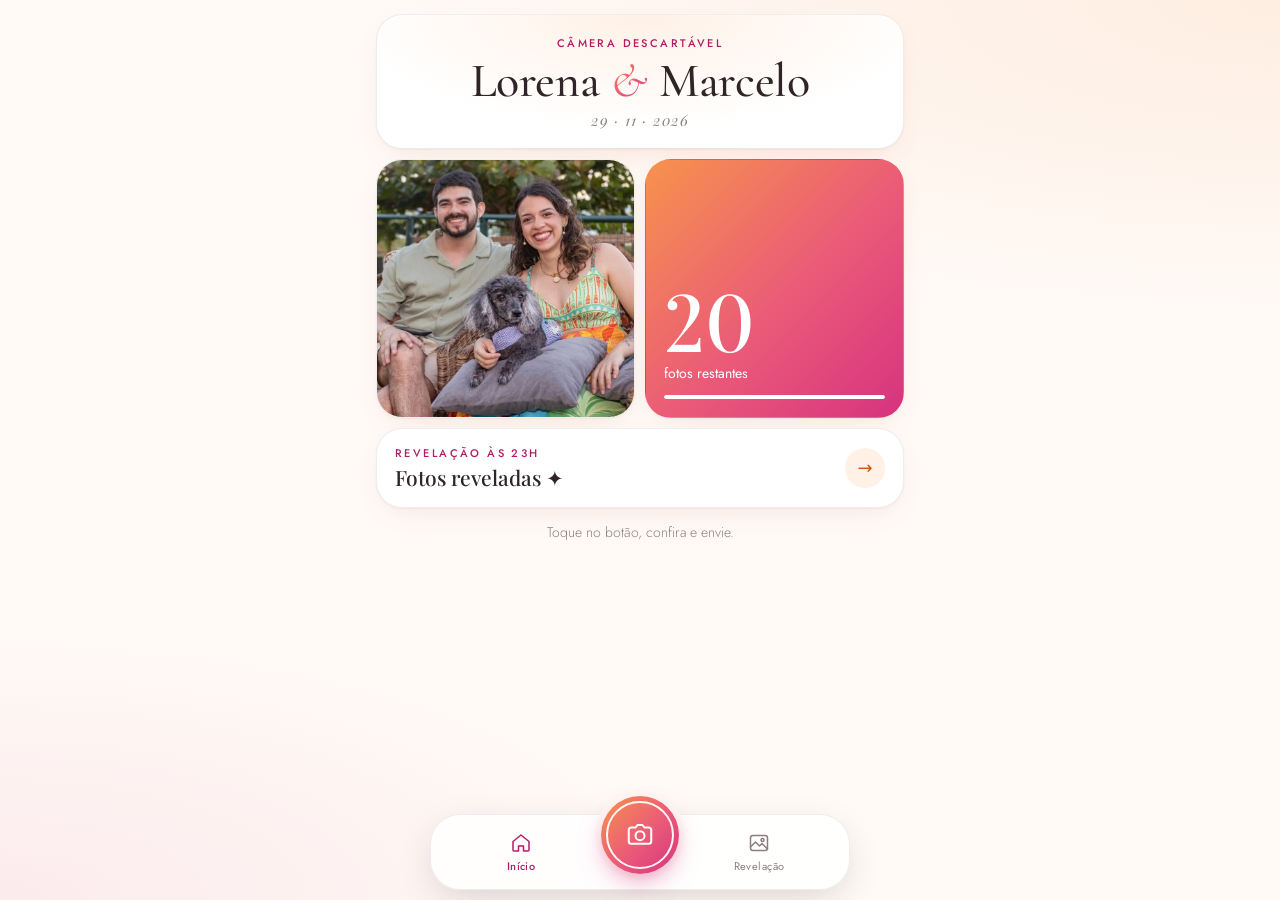
<file: index.html>
<!doctype html>
<html lang="pt-BR">
<head>
  <meta charset="utf-8" />
  <meta name="viewport" content="width=device-width, initial-scale=1, viewport-fit=cover" />
  <meta name="theme-color" content="#fffaf6" />
  <meta name="description" content="Câmera descartável digital do casamento de Lorena e Marcelo." />
  <link rel="manifest" href="manifest.webmanifest" />
  <link rel="icon" type="image/png" sizes="32x32" href="assets/icons/favicon-32.png" />
  <link rel="apple-touch-icon" href="assets/icons/apple-touch-icon.png" />
  <meta name="mobile-web-app-capable" content="yes" />
  <meta name="apple-mobile-web-app-capable" content="yes" />
  <meta name="apple-mobile-web-app-title" content="Lorena &amp; Marcelo" />
  <meta name="apple-mobile-web-app-status-bar-style" content="default" />
  <link rel="preconnect" href="https://fonts.googleapis.com" />
  <link rel="preconnect" href="https://fonts.gstatic.com" crossorigin />
  <link rel="stylesheet" href="https://fonts.googleapis.com/css2?family=Cormorant+Garamond:ital,wght@0,500;0,600;1,400;1,500&family=Jost:wght@300;400;500&family=Playfair+Display:ital,wght@0,500;1,400&display=swap" />
  <title>Casamento de Lorena e Marcelo — câmera descartável</title>
  <link rel="stylesheet" href="styles.css" />
</head>
<body class="has-nav">
  <main class="page">
    <div class="bento">
      <section class="tile tile-hero">
        <p class="eyebrow">câmera descartável</p>
        <h1 id="eventName" class="names">Lorena <span class="amp">&amp;</span> Marcelo</h1>
        <p class="date">29 · 11 · 2026</p>
      </section>

      <section class="tile tile-logo" id="logoTile">
        <img src="assets/foto-noivos.webp" alt="" class="logo" />
      </section>

      <section class="tile tile-count" aria-live="polite">
        <span id="counterNumber" class="count-number">20</span>
        <span id="counterLabel" class="count-label">fotos restantes</span>
        <span class="count-bar"><span id="counterBar"></span></span>
      </section>

      <a class="tile tile-reveal" href="gallery.html">
        <span class="reveal-text">
          <span class="tile-kicker">revelação às 23h</span>
          <span id="revealCountdown" class="reveal-time">--</span>
        </span>
        <span class="tile-arrow" aria-hidden="true">→</span>
      </a>
    </div>

    <p class="hint">Toque no botão, confira e envie.</p>
  </main>

  <div id="toast" class="toast" role="status" aria-live="polite" hidden></div>

  <nav class="bottom-nav" aria-label="Navegação">
    <a class="nav-item is-active" href="index.html" aria-current="page">
      <svg viewBox="0 0 24 24" aria-hidden="true"><path d="M4 10.5 12 4l8 6.5V19a1 1 0 0 1-1 1h-4.5v-5h-5v5H5a1 1 0 0 1-1-1z"/></svg>
      <span>Início</span>
    </a>
    <button id="cameraButton" class="shutter" type="button" aria-label="Tirar foto">
      <span class="shutter-core">
        <svg viewBox="0 0 24 24" aria-hidden="true"><path d="M8.5 6 10 4h4l1.5 2H19a2 2 0 0 1 2 2v9a2 2 0 0 1-2 2H5a2 2 0 0 1-2-2V8a2 2 0 0 1 2-2z"/><circle cx="12" cy="12.5" r="3.6"/></svg>
      </span>
    </button>
    <a class="nav-item" href="gallery.html">
      <svg viewBox="0 0 24 24" aria-hidden="true"><rect x="3.5" y="4.5" width="17" height="15" rx="2.5"/><path d="m3.5 16 5-5 4 4 2.5-2.5 5.5 5.5"/><circle cx="15.5" cy="9" r="1.5"/></svg>
      <span>Revelação</span>
    </a>
  </nav>

  <input id="cameraInput" class="sr-only" type="file" accept="image/*" capture="environment" />

  <div id="previewSheet" class="sheet" role="dialog" aria-modal="true" aria-labelledby="sheetTitle" hidden>
    <header class="sheet-header">
      <p id="sheetTitle" class="sheet-title">Sua foto</p>
      <button id="closeSheet" class="icon-button" type="button" aria-label="Descartar foto">×</button>
    </header>
    <div class="sheet-photo">
      <img id="preview" alt="Prévia da foto" />
      <p id="previewLoading" class="sheet-loading">Revelando…</p>
    </div>
    <div class="sheet-actions">
      <button id="retakeButton" class="btn btn-ghost" type="button">Tirar outra</button>
      <button id="uploadButton" class="btn btn-primary" type="button" disabled>Enviar foto</button>
    </div>
    <p class="sheet-note">Ao enviar, você compartilha a foto com Lorena e Marcelo.</p>
  </div>

  <div id="adminSheet" class="sheet admin-sheet" role="dialog" aria-modal="true" aria-labelledby="adminTitle" hidden>
    <header class="sheet-header">
      <p id="adminTitle" class="sheet-title">Área dos noivos</p>
      <button id="closeAdmin" class="icon-button" type="button" aria-label="Fechar">×</button>
    </header>
    <form id="adminForm" class="admin-form" autocomplete="off">
      <label for="adminPassword" class="tile-kicker">senha</label>
      <input id="adminPassword" type="password" inputmode="text" autocomplete="current-password" required />
      <button class="btn btn-ghost" type="submit" data-scope="device">Zerar este celular</button>
      <button class="btn btn-primary" type="submit" data-scope="all">Zerar todos os convidados</button>
      <p id="adminMessage" class="admin-message" role="status" aria-live="polite"></p>
    </form>
  </div>

  <iframe id="uploadFrame" name="uploadFrame" class="hidden-frame" title="Upload" tabindex="-1"></iframe>
  <form id="uploadForm" class="hidden-form" method="post" target="uploadFrame"></form>

  <script src="config.js"></script>
  <script src="app.js"></script>
  <script src="pwa.js"></script>
</body>
</html>
</file>
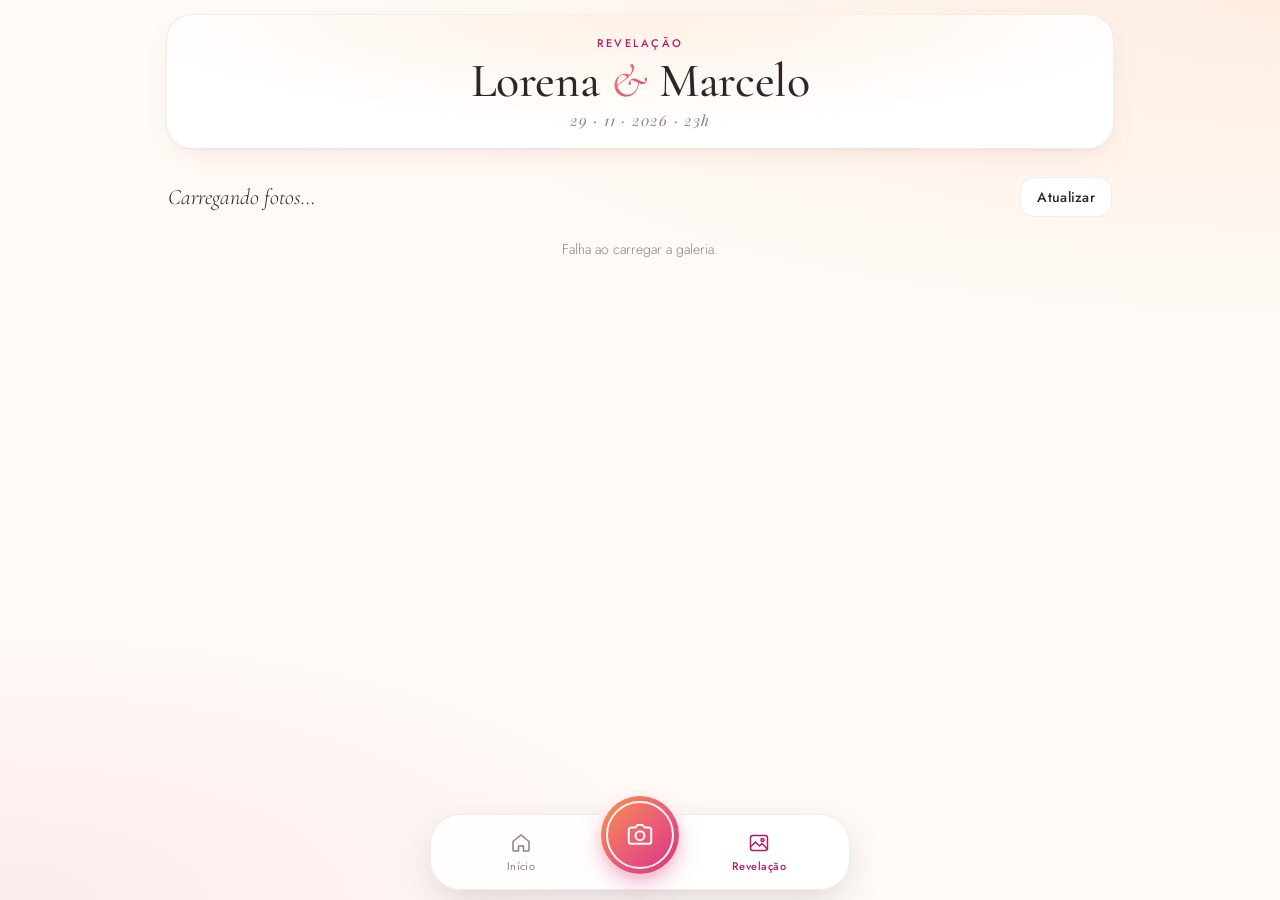
<file: gallery.html>
<!doctype html>
<html lang="pt-BR">
<head>
  <meta charset="utf-8" />
  <meta name="viewport" content="width=device-width, initial-scale=1, viewport-fit=cover" />
  <meta name="theme-color" content="#fffaf6" />
  <meta name="description" content="Câmera descartável digital do casamento de Lorena e Marcelo." />
  <link rel="manifest" href="manifest.webmanifest" />
  <link rel="icon" type="image/png" sizes="32x32" href="assets/icons/favicon-32.png" />
  <link rel="apple-touch-icon" href="assets/icons/apple-touch-icon.png" />
  <meta name="mobile-web-app-capable" content="yes" />
  <meta name="apple-mobile-web-app-capable" content="yes" />
  <meta name="apple-mobile-web-app-title" content="Lorena &amp; Marcelo" />
  <meta name="apple-mobile-web-app-status-bar-style" content="default" />
  <link rel="preconnect" href="https://fonts.googleapis.com" />
  <link rel="preconnect" href="https://fonts.gstatic.com" crossorigin />
  <link rel="stylesheet" href="https://fonts.googleapis.com/css2?family=Cormorant+Garamond:ital,wght@0,500;0,600;1,400;1,500&family=Jost:wght@300;400;500&family=Playfair+Display:ital,wght@0,500;1,400&display=swap" />
  <title>Revelação — Casamento de Lorena e Marcelo</title>
  <link rel="stylesheet" href="styles.css" />
</head>
<body class="has-nav">
  <main class="page gallery-page">
    <div class="bento gallery-bento">
      <section class="tile tile-hero">
        <p class="eyebrow">revelação</p>
        <h1 id="galleryTitle" class="names">Lorena <span class="amp">&amp;</span> Marcelo</h1>
        <p class="date">29 · 11 · 2026 · 23h</p>
      </section>

      <section id="lockedState" class="tile tile-lock">
        <p class="tile-kicker">em revelação</p>
        <h2>Tudo aparece junto às 23h.</h2>
        <div id="countdown" class="countdown">--:--:--</div>
        <p id="revealConfigMessage"></p>
      </section>
    </div>

    <section id="galleryState" hidden>
      <div class="gallery-header">
        <p id="photoCount">Carregando fotos…</p>
        <button id="refreshButton" class="btn btn-ghost btn-small" type="button">Atualizar</button>
      </div>
      <div id="galleryGrid" class="gallery-grid"></div>
      <p id="galleryMessage" class="gallery-message"></p>
    </section>
  </main>

  <nav class="bottom-nav" aria-label="Navegação">
    <a class="nav-item" href="index.html">
      <svg viewBox="0 0 24 24" aria-hidden="true"><path d="M4 10.5 12 4l8 6.5V19a1 1 0 0 1-1 1h-4.5v-5h-5v5H5a1 1 0 0 1-1-1z"/></svg>
      <span>Início</span>
    </a>
    <a class="shutter" href="index.html" aria-label="Ir para a câmera">
      <span class="shutter-core">
        <svg viewBox="0 0 24 24" aria-hidden="true"><path d="M8.5 6 10 4h4l1.5 2H19a2 2 0 0 1 2 2v9a2 2 0 0 1-2 2H5a2 2 0 0 1-2-2V8a2 2 0 0 1 2-2z"/><circle cx="12" cy="12.5" r="3.6"/></svg>
      </span>
    </a>
    <a class="nav-item is-active" href="gallery.html" aria-current="page">
      <svg viewBox="0 0 24 24" aria-hidden="true"><rect x="3.5" y="4.5" width="17" height="15" rx="2.5"/><path d="m3.5 16 5-5 4 4 2.5-2.5 5.5 5.5"/><circle cx="15.5" cy="9" r="1.5"/></svg>
      <span>Revelação</span>
    </a>
  </nav>

  <script src="config.js"></script>
  <script src="gallery.js"></script>
  <script src="pwa.js"></script>
</body>
</html>
</file>
<file: styles.css>
:root {
  color-scheme: light;
  --bg: #fffaf6;
  --surface: #ffffff;
  --peach: #fff1e6;
  --blush: #fdeef5;
  --ink: #2f2528;
  --muted: #8d7e83;
  --line: rgba(47, 37, 40, .08);
  --orange: #f2803f;
  --orange-deep: #c85a1a;
  --fuchsia: #d6337f;
  --fuchsia-deep: #b31d66;
  --grad: linear-gradient(135deg, #f7934c 0%, #ea5a78 55%, #d6337f 100%);
  --success: #2f8f5b;
  --danger: #c0392b;
  --radius: 26px;
  --gap: 10px;
  --nav-h: 76px;
  --safe-b: env(safe-area-inset-bottom, 0px);
  --shadow: 0 1px 2px rgba(47, 37, 40, .04), 0 10px 30px -12px rgba(200, 90, 60, .18);
  --serif: "Cormorant Garamond", "Times New Roman", serif;
  --num: "Playfair Display", Georgia, "Times New Roman", serif; /* números: serifada e legível */
  --sans: "Jost", ui-sans-serif, system-ui, -apple-system, "Segoe UI", sans-serif;
}

* { box-sizing: border-box; -webkit-tap-highlight-color: transparent; }
html { -webkit-text-size-adjust: 100%; touch-action: manipulation; } /* sem zoom por toque duplo */
html, body { margin: 0; min-height: 100%; }
body {
  font-family: var(--sans);
  font-weight: 300;
  color: var(--ink);
  background:
    radial-gradient(120% 60% at 100% 0%, rgba(247, 147, 76, .12), transparent 60%),
    radial-gradient(90% 50% at 0% 100%, rgba(214, 51, 127, .08), transparent 60%),
    var(--bg);
  background-attachment: fixed;
}
body.has-nav { padding-bottom: calc(var(--nav-h) + var(--safe-b) + 12px); }
body.sheet-open { overflow: hidden; }
button, input { font: inherit; color: inherit; }
img { display: block; max-width: 100%; }
a { color: inherit; }

.page {
  width: min(100%, 560px);
  margin: 0 auto;
  padding: calc(14px + env(safe-area-inset-top)) 16px 8px;
}

/* ---------- Bento ---------- */
.bento {
  display: grid;
  grid-template-columns: 1fr 1fr;
  grid-template-areas:
    "hero  hero"
    "logo  count"
    "reveal reveal";
  gap: var(--gap);
}
.tile {
  position: relative;
  border-radius: var(--radius);
  background: var(--surface);
  border: 1px solid var(--line);
  box-shadow: var(--shadow);
  padding: 18px;
  overflow: hidden;
  animation: rise .5s cubic-bezier(.2, .8, .2, 1) both;
}
.tile:nth-child(2) { animation-delay: .05s; }
.tile:nth-child(3) { animation-delay: .1s; }
.tile:nth-child(4) { animation-delay: .15s; }

.eyebrow, .tile-kicker {
  margin: 0;
  font-size: 11px;
  font-weight: 500;
  letter-spacing: .22em;
  text-transform: uppercase;
  color: var(--fuchsia-deep);
}

.tile-hero {
  grid-area: hero;
  text-align: center;
  padding: 20px 18px 18px;
  background:
    radial-gradient(80% 120% at 50% 0%, var(--peach), transparent 70%),
    var(--surface);
}
.names {
  margin: 6px 0 4px;
  font-family: var(--serif);
  font-weight: 500;
  font-size: clamp(34px, 10.5vw, 48px);
  line-height: 1.02;
  letter-spacing: -.01em;
}
.amp {
  font-style: italic;
  font-weight: 400;
  background: var(--grad);
  -webkit-background-clip: text;
  background-clip: text;
  color: transparent;
  padding: 0 .04em;
}
.date {
  margin: 0;
  font-family: var(--num);
  font-style: italic;
  font-size: 15px;
  color: var(--muted);
  letter-spacing: .08em;
}

.tile-logo {
  grid-area: logo;
  display: grid;
  place-items: center;
  aspect-ratio: 1;
  padding: 0;
}
.tile-logo .logo {
  position: absolute;
  inset: 0;
  width: 100%;
  height: 100%;
  object-fit: cover;
  object-position: 55% 40%;
}

.tile-count {
  grid-area: count;
  display: flex;
  flex-direction: column;
  justify-content: flex-end;
  aspect-ratio: 1;
  background: var(--grad);
  border-color: transparent;
  color: #fff;
}
.count-number {
  font-family: var(--num);
  font-weight: 500;
  font-size: clamp(56px, 17vw, 80px);
  line-height: .95;
  color: #fff;
  font-variant-numeric: lining-nums tabular-nums;
}
.count-number.bump { animation: bump .5s cubic-bezier(.3, 1.6, .5, 1); }
.count-label { margin-top: 6px; font-size: 14px; font-weight: 400; color: #fff; }
.count-bar {
  margin-top: 12px;
  height: 4px;
  border-radius: 99px;
  background: rgba(255, 255, 255, .3);
  overflow: hidden;
}
.count-bar span {
  display: block;
  height: 100%;
  width: 100%;
  border-radius: inherit;
  background: #fff;
  transition: width .6s cubic-bezier(.2, .8, .2, 1);
}

.tile-reveal {
  grid-area: reveal;
  display: flex;
  align-items: center;
  justify-content: space-between;
  gap: 12px;
  padding: 16px 18px;
  text-decoration: none;
  transition: transform .2s ease;
}
.tile-reveal:active { transform: scale(.985); }
.reveal-text { display: grid; gap: 2px; }
.reveal-time { font-family: var(--num); font-size: 21px; font-weight: 500; }
.tile-arrow {
  flex: none;
  display: grid;
  place-items: center;
  width: 40px;
  height: 40px;
  border-radius: 50%;
  background: var(--peach);
  color: var(--orange-deep);
  font-size: 18px;
}

.hint {
  margin: 14px 0 0;
  text-align: center;
  font-size: 14px;
  color: var(--muted);
}

/* ---------- Bottom nav ---------- */
.bottom-nav {
  position: fixed;
  z-index: 20;
  left: 50%;
  bottom: calc(10px + var(--safe-b));
  transform: translateX(-50%);
  width: min(calc(100% - 24px), 420px);
  height: var(--nav-h);
  display: grid;
  grid-template-columns: 1fr auto 1fr;
  align-items: center;
  padding: 0 10px;
  border-radius: 30px;
  background: rgba(255, 255, 255, .86);
  -webkit-backdrop-filter: saturate(1.6) blur(18px);
  backdrop-filter: saturate(1.6) blur(18px);
  border: 1px solid var(--line);
  box-shadow: 0 12px 40px -10px rgba(47, 37, 40, .22);
}
.nav-item {
  display: grid;
  justify-items: center;
  gap: 3px;
  padding: 8px 0;
  text-decoration: none;
  font-size: 11px;
  font-weight: 400;
  letter-spacing: .04em;
  color: var(--muted);
  transition: color .2s ease;
}
.nav-item svg {
  width: 24px;
  height: 24px;
  fill: none;
  stroke: currentColor;
  stroke-width: 1.5;
  stroke-linejoin: round;
  stroke-linecap: round;
}
.nav-item.is-active { color: var(--fuchsia-deep); font-weight: 500; }

.shutter {
  position: relative;
  width: 78px;
  height: 78px;
  margin-top: -34px;
  padding: 5px;
  border: 0;
  border-radius: 50%;
  background: var(--grad);
  box-shadow: 0 10px 26px -6px rgba(214, 51, 127, .55), 0 0 0 6px var(--bg);
  cursor: pointer;
  transition: transform .18s ease, filter .2s ease, box-shadow .2s ease;
  text-decoration: none;
}
.shutter-core {
  display: grid;
  place-items: center;
  width: 100%;
  height: 100%;
  border-radius: 50%;
  border: 2.5px solid rgba(255, 255, 255, .95);
  color: #fff;
}
.shutter svg {
  width: 30px;
  height: 30px;
  fill: none;
  stroke: currentColor;
  stroke-width: 1.6;
  stroke-linejoin: round;
}
.shutter:active { transform: scale(.92); }
.shutter:focus-visible { outline: 3px solid var(--orange); outline-offset: 4px; }
.shutter:disabled { filter: grayscale(1) opacity(.45); cursor: not-allowed; box-shadow: 0 0 0 6px var(--bg); }

/* ---------- Toast ---------- */
.toast {
  position: fixed;
  z-index: 50; /* acima da tela de prévia, para erros ficarem visíveis */
  left: 50%;
  bottom: calc(var(--nav-h) + var(--safe-b) + 30px);
  transform: translate(-50%, 8px);
  max-width: calc(100% - 40px);
  padding: 10px 16px;
  border-radius: 99px;
  background: var(--ink);
  color: #fff;
  font-size: 13px;
  font-weight: 400;
  text-align: center;
  opacity: 0;
  transition: opacity .25s ease, transform .25s ease;
  pointer-events: none;
}
.toast.is-visible { opacity: 1; transform: translate(-50%, 0); }
.toast.ok { background: var(--success); }
.toast.error { background: var(--danger); }

/* ---------- Preview sheet ---------- */
.sheet {
  position: fixed;
  z-index: 40;
  inset: 0;
  display: flex;
  flex-direction: column;
  gap: 14px;
  padding: calc(12px + env(safe-area-inset-top)) 16px calc(16px + var(--safe-b));
  background: var(--bg);
  opacity: 0;
  transform: translateY(24px);
  transition: opacity .26s ease, transform .26s cubic-bezier(.2, .8, .2, 1);
}
.sheet.is-open { opacity: 1; transform: none; }
.sheet-header { display: flex; align-items: center; justify-content: space-between; }
.sheet-title { margin: 0; font-family: var(--serif); font-size: 26px; font-weight: 500; }
.icon-button {
  width: 42px;
  height: 42px;
  border: 1px solid var(--line);
  border-radius: 50%;
  background: var(--surface);
  font-size: 24px;
  line-height: 1;
  cursor: pointer;
}
.sheet-photo {
  position: relative;
  flex: 1;
  min-height: 0;
  display: grid;
  place-items: center;
  border-radius: var(--radius);
  background: var(--surface);
  border: 1px solid var(--line);
  box-shadow: var(--shadow);
  overflow: hidden;
}
.sheet-photo img {
  width: 100%;
  height: 100%;
  object-fit: contain;
  opacity: 0;
  transform: scale(.98);
  transition: opacity .35s ease, transform .35s ease;
}
.sheet.has-photo .sheet-photo img { opacity: 1; transform: none; }
.sheet-loading {
  position: absolute;
  margin: 0;
  font-family: var(--serif);
  font-style: italic;
  font-size: 22px;
  color: var(--muted);
  animation: pulse 1.2s ease-in-out infinite;
}
.sheet.has-photo .sheet-loading { display: none; }
.sheet-actions { display: grid; grid-template-columns: 1fr 1.4fr; gap: 10px; }
.sheet-note { margin: -4px 0 0; text-align: center; font-size: 12px; color: var(--muted); }

.btn {
  min-height: 56px;
  padding: 0 18px;
  border: 0;
  border-radius: 20px;
  font-size: 16px;
  font-weight: 500;
  letter-spacing: .02em;
  cursor: pointer;
  transition: transform .15s ease, opacity .2s ease;
}
.btn:active { transform: scale(.97); }
.btn:disabled { opacity: .45; cursor: not-allowed; }
.btn-primary { background: var(--grad); color: #fff; box-shadow: 0 10px 24px -10px rgba(214, 51, 127, .7); }
.btn-ghost { background: var(--surface); border: 1px solid var(--line); color: var(--ink); }
.btn-small { min-height: 40px; padding: 0 16px; border-radius: 14px; font-size: 14px; }

/* ---------- Galeria ---------- */
.gallery-bento { grid-template-areas: "hero hero" "lock lock"; }
.tile-lock {
  grid-area: lock;
  text-align: center;
  padding: 26px 18px 24px;
  background: linear-gradient(160deg, var(--blush), var(--peach));
  border-color: transparent;
}
.tile-lock h2 { margin: 6px 0 4px; font-family: var(--serif); font-weight: 500; font-size: 26px; }
.tile-lock p { margin: 0; font-size: 14px; color: var(--muted); }
.countdown {
  margin-top: 14px;
  font-family: var(--num);
  font-weight: 500;
  font-size: clamp(38px, 11vw, 56px);
  line-height: 1;
  font-variant-numeric: lining-nums tabular-nums;
  background: var(--grad);
  -webkit-background-clip: text;
  background-clip: text;
  color: transparent;
}
.gallery-header {
  display: flex;
  justify-content: space-between;
  align-items: center;
  gap: 12px;
  margin: 18px 2px 10px;
}
.gallery-header p { margin: 0; font-family: var(--serif); font-size: 22px; font-style: italic; }
.gallery-grid {
  display: grid;
  grid-template-columns: repeat(3, 1fr);
  grid-auto-rows: 1fr;
  grid-auto-flow: dense;
  gap: 8px;
}
.gallery-grid a {
  display: block;
  aspect-ratio: 1;
  border-radius: 18px;
  overflow: hidden;
  background: var(--peach);
}
.gallery-grid a:nth-child(7n + 1) { grid-column: span 2; grid-row: span 2; }
.gallery-grid img { width: 100%; height: 100%; object-fit: cover; transition: transform .3s ease; }
.gallery-grid a:hover img { transform: scale(1.03); }
.gallery-message { margin: 12px 0 0; text-align: center; font-size: 14px; color: var(--muted); }

/* ---------- Utils ---------- */
.sr-only, .hidden-frame, .hidden-form {
  position: absolute !important;
  width: 1px !important;
  height: 1px !important;
  padding: 0 !important;
  margin: -1px !important;
  overflow: hidden !important;
  clip: rect(0, 0, 0, 0) !important;
  white-space: nowrap !important;
  border: 0 !important;
}
[hidden] { display: none !important; }

@keyframes rise { from { opacity: 0; transform: translateY(10px); } to { opacity: 1; transform: none; } }
@keyframes bump { 0% { transform: scale(1); } 40% { transform: scale(1.14); } 100% { transform: scale(1); } }
@keyframes pulse { 50% { opacity: .45; } }

/* Telas baixas (iPhone SE e afins): compacta para caber na primeira dobra. */
@media (max-height: 700px) {
  .page { padding-top: calc(10px + env(safe-area-inset-top)); }
  .tile-hero { padding: 14px 16px; }
  .names { font-size: 34px; }
  .tile-logo, .tile-count { aspect-ratio: 1.15; }
  .count-number { font-size: 54px; }
  .tile-reveal { padding: 12px 16px; }
  .hint { margin-top: 10px; }
}

@media (min-width: 640px) {
  .gallery-page { width: min(100%, 980px); }
  .gallery-grid { grid-template-columns: repeat(4, 1fr); }
}

@media (prefers-reduced-motion: reduce) {
  *, *::before, *::after { animation: none !important; transition: none !important; }
}

/* ---------- Painel admin (5 toques na logo ou #admin) ---------- */
.tile-logo { cursor: default; -webkit-user-select: none; user-select: none; -webkit-touch-callout: none; touch-action: manipulation; }
.tile-logo .logo { pointer-events: none; -webkit-user-drag: none; }
.admin-sheet { justify-content: flex-start; }
.admin-form {
  display: grid;
  gap: 12px;
  margin-top: 8px;
  padding: 20px 18px;
  border-radius: var(--radius);
  background: var(--surface);
  border: 1px solid var(--line);
  box-shadow: var(--shadow);
}
.admin-form input {
  min-height: 52px;
  padding: 0 16px;
  border: 1px solid var(--line);
  border-radius: 16px;
  background: var(--bg);
  font-size: 16px; /* 16px evita o zoom automático do iPhone */
}
.admin-form input:focus { outline: 2px solid var(--orange); outline-offset: 1px; }
.admin-message { min-height: 20px; margin: 0; text-align: center; font-size: 14px; color: var(--muted); }
.admin-message.error { color: var(--danger); }
</file>
